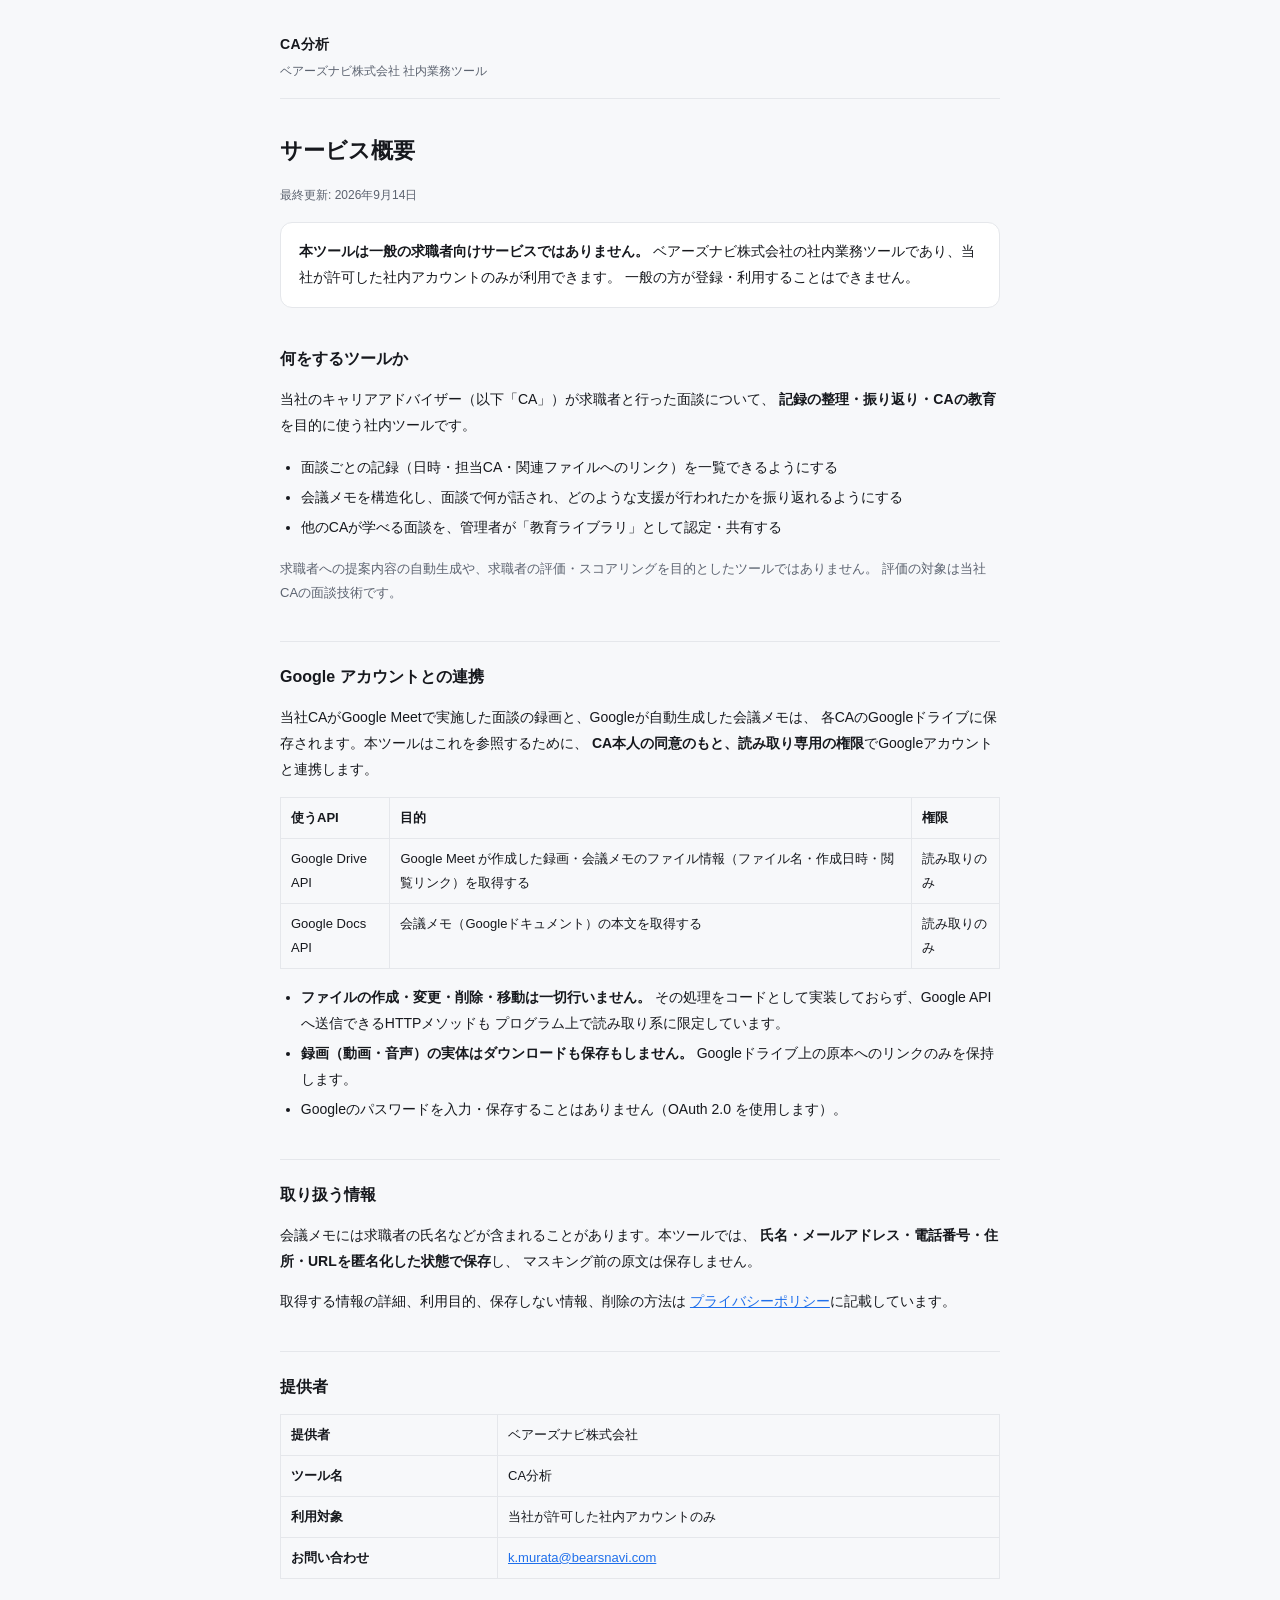
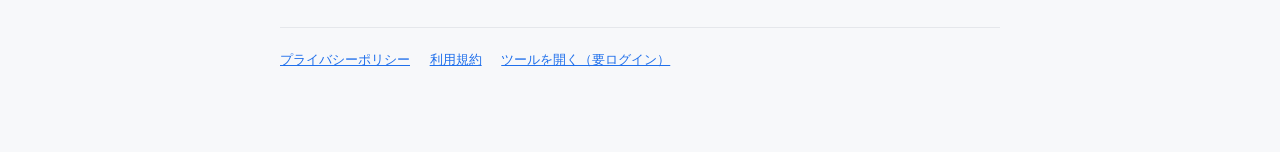
<file: about/index.html>
<!doctype html>
<html lang="ja">
<head>
<meta charset="UTF-8">
<meta name="viewport" content="width=device-width, initial-scale=1.0">
<title>CA分析 — サービス概要</title>
<meta name="description" content="ベアーズナビ株式会社の社内業務ツール「CA分析」の概要です。">
<style>
    :root{--bg:#f7f8fa;--surface:#fff;--fg:#16181d;--muted:#5c6370;--border:#e5e7eb;--accent:#1f6feb}
    @media (prefers-color-scheme:dark){:root{--bg:#0e1014;--surface:#171a20;--fg:#e8eaed;--muted:#9aa3ae;--border:#2a2f38;--accent:#4c8dff}}
    *{box-sizing:border-box}
    body{margin:0;background:var(--bg);color:var(--fg);line-height:1.85;
      font-family:-apple-system,BlinkMacSystemFont,"Hiragino Sans","Noto Sans JP","Yu Gothic",Meiryo,sans-serif}
    .wrap{max-width:760px;margin:0 auto;padding:32px 20px 80px}
    header{border-bottom:1px solid var(--border);padding-bottom:16px;margin-bottom:32px}
    .brand{font-size:14px;font-weight:700;letter-spacing:.02em}
    .org{font-size:12px;color:var(--muted);margin-top:2px}
    h1{font-size:22px;margin:0 0 8px}
    h2{font-size:16px;margin:36px 0 10px;padding-top:20px;border-top:1px solid var(--border)}
    h2:first-of-type{border-top:0;padding-top:0}
    h3{font-size:14px;margin:22px 0 6px}
    p,li{font-size:14px}
    ul{padding-left:1.3em}
    li{margin:4px 0}
    a{color:var(--accent)}
    .updated{font-size:12px;color:var(--muted)}
    .card{background:var(--surface);border:1px solid var(--border);border-radius:12px;padding:16px 18px;margin:16px 0}
    .note{font-size:13px;color:var(--muted)}
    table{width:100%;border-collapse:collapse;margin:12px 0;font-size:13px}
    th,td{border:1px solid var(--border);padding:8px 10px;text-align:left;vertical-align:top}
    th{background:var(--bg);font-weight:600;white-space:nowrap}
    code{background:var(--bg);border:1px solid var(--border);border-radius:4px;padding:1px 5px;font-size:12px;
      word-break:break-all}
    nav.foot{margin-top:48px;padding-top:20px;border-top:1px solid var(--border);font-size:13px}
    nav.foot a{margin-right:16px}
</style>
</head>
<body>
<div class="wrap">
<header>
  <div class="brand">CA分析</div>
  <div class="org">ベアーズナビ株式会社 社内業務ツール</div>
</header>

<h1>サービス概要</h1>
<p class="updated">最終更新: 2026年9月14日</p>

<div class="card">
  <p style="margin:0">
    <strong>本ツールは一般の求職者向けサービスではありません。</strong>
    ベアーズナビ株式会社の社内業務ツールであり、当社が許可した社内アカウントのみが利用できます。
    一般の方が登録・利用することはできません。
  </p>
</div>

<h2>何をするツールか</h2>
<p>
  当社のキャリアアドバイザー（以下「CA」）が求職者と行った面談について、
  <strong>記録の整理・振り返り・CAの教育</strong>を目的に使う社内ツールです。
</p>
<ul>
  <li>面談ごとの記録（日時・担当CA・関連ファイルへのリンク）を一覧できるようにする</li>
  <li>会議メモを構造化し、面談で何が話され、どのような支援が行われたかを振り返れるようにする</li>
  <li>他のCAが学べる面談を、管理者が「教育ライブラリ」として認定・共有する</li>
</ul>
<p class="note">
  求職者への提案内容の自動生成や、求職者の評価・スコアリングを目的としたツールではありません。
  評価の対象は当社CAの面談技術です。
</p>

<h2>Google アカウントとの連携</h2>
<p>
  当社CAがGoogle Meetで実施した面談の録画と、Googleが自動生成した会議メモは、
  各CAのGoogleドライブに保存されます。本ツールはこれを参照するために、
  <strong>CA本人の同意のもと、読み取り専用の権限</strong>でGoogleアカウントと連携します。
</p>

<table>
  <tr><th>使うAPI</th><th>目的</th><th>権限</th></tr>
  <tr>
    <td>Google Drive API</td>
    <td>Google Meet が作成した録画・会議メモのファイル情報（ファイル名・作成日時・閲覧リンク）を取得する</td>
    <td>読み取りのみ</td>
  </tr>
  <tr>
    <td>Google Docs API</td>
    <td>会議メモ（Googleドキュメント）の本文を取得する</td>
    <td>読み取りのみ</td>
  </tr>
</table>

<ul>
  <li><strong>ファイルの作成・変更・削除・移動は一切行いません。</strong>
      その処理をコードとして実装しておらず、Google APIへ送信できるHTTPメソッドも
      プログラム上で読み取り系に限定しています。</li>
  <li><strong>録画（動画・音声）の実体はダウンロードも保存もしません。</strong>
      Googleドライブ上の原本へのリンクのみを保持します。</li>
  <li>Googleのパスワードを入力・保存することはありません（OAuth 2.0 を使用します）。</li>
</ul>

<h2>取り扱う情報</h2>
<p>
  会議メモには求職者の氏名などが含まれることがあります。本ツールでは、
  <strong>氏名・メールアドレス・電話番号・住所・URLを匿名化した状態で保存</strong>し、
  マスキング前の原文は保存しません。
</p>
<p>
  取得する情報の詳細、利用目的、保存しない情報、削除の方法は
  <a href="../privacy/">プライバシーポリシー</a>に記載しています。
</p>

<h2>提供者</h2>
<table>
  <tr><th>提供者</th><td>ベアーズナビ株式会社</td></tr>
  <tr><th>ツール名</th><td>CA分析</td></tr>
  <tr><th>利用対象</th><td>当社が許可した社内アカウントのみ</td></tr>
  <tr><th>お問い合わせ</th><td><a href="mailto:k.murata@bearsnavi.com">k.murata@bearsnavi.com</a></td></tr>
</table>

<nav class="foot">
  <a href="../privacy/">プライバシーポリシー</a>
  <a href="../terms/">利用規約</a>
  <a href="../">ツールを開く（要ログイン）</a>
</nav>
</div>
</body>
</html>
</file>
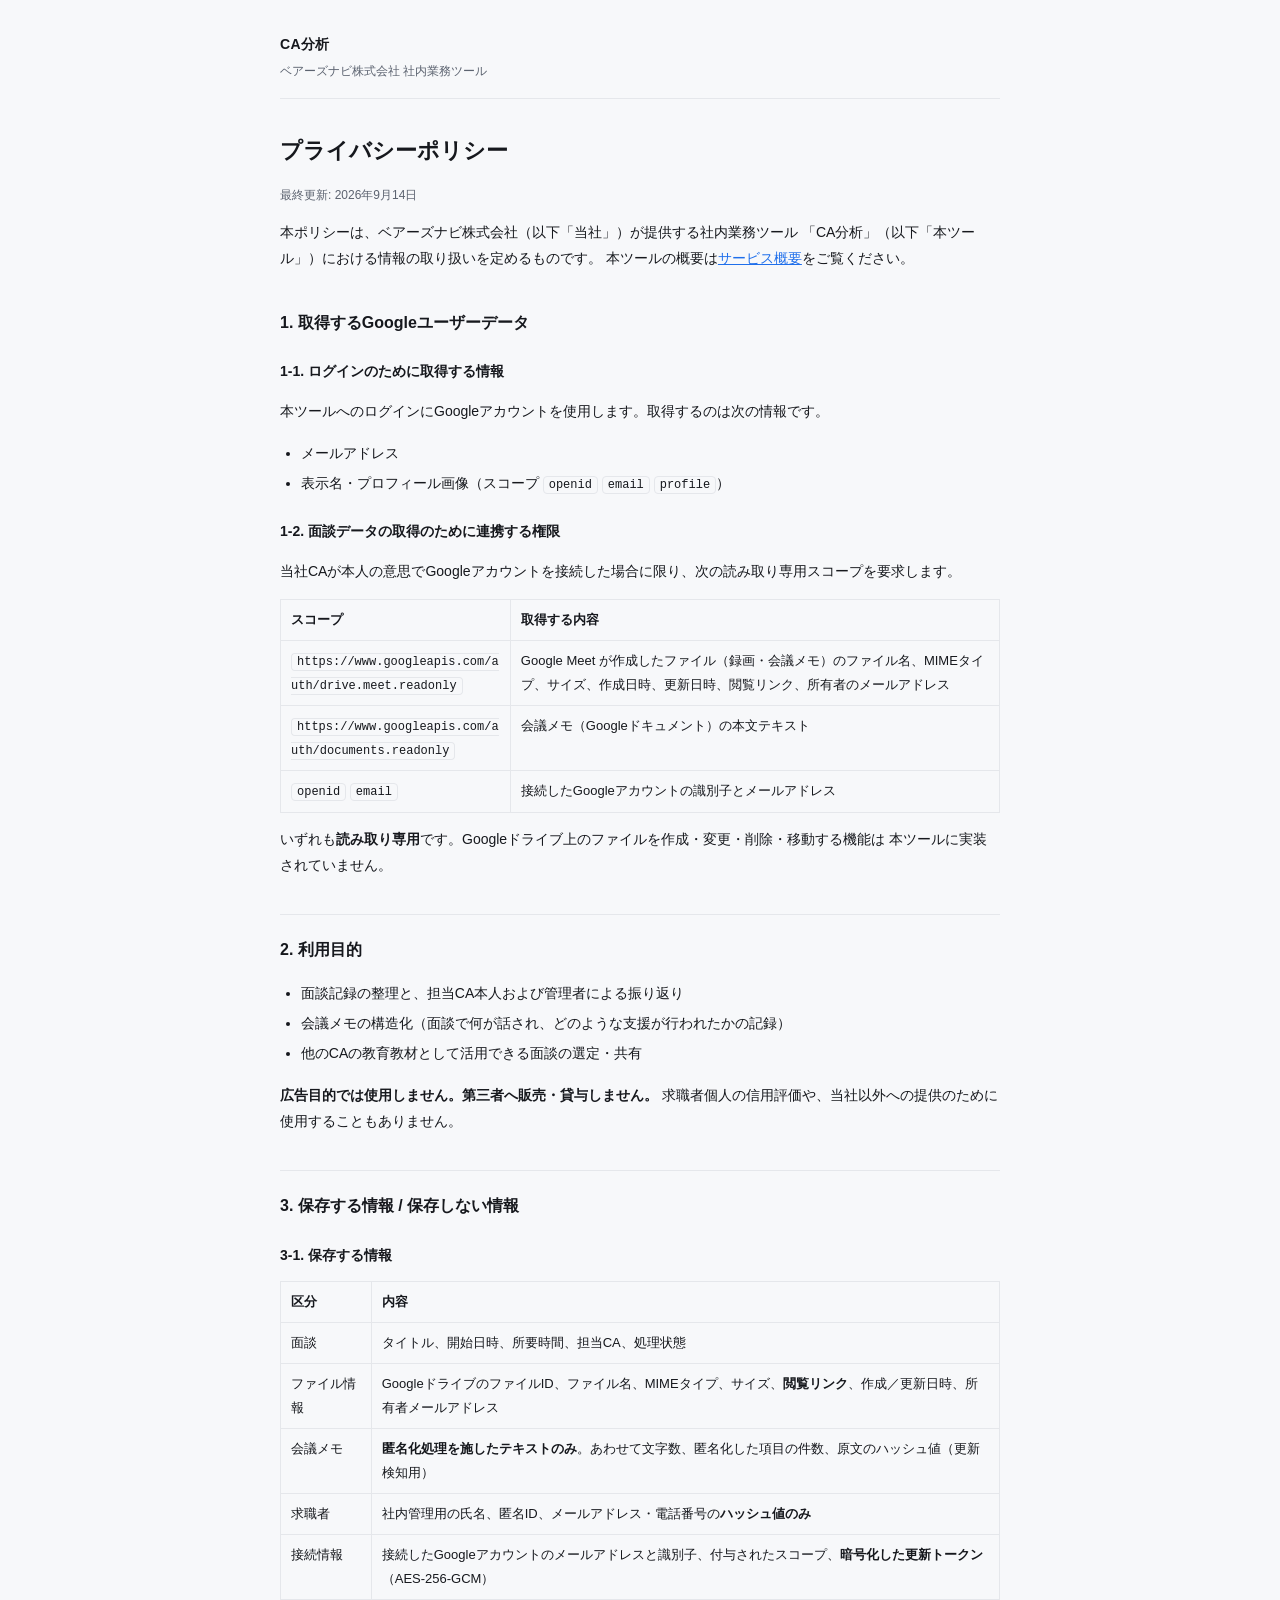
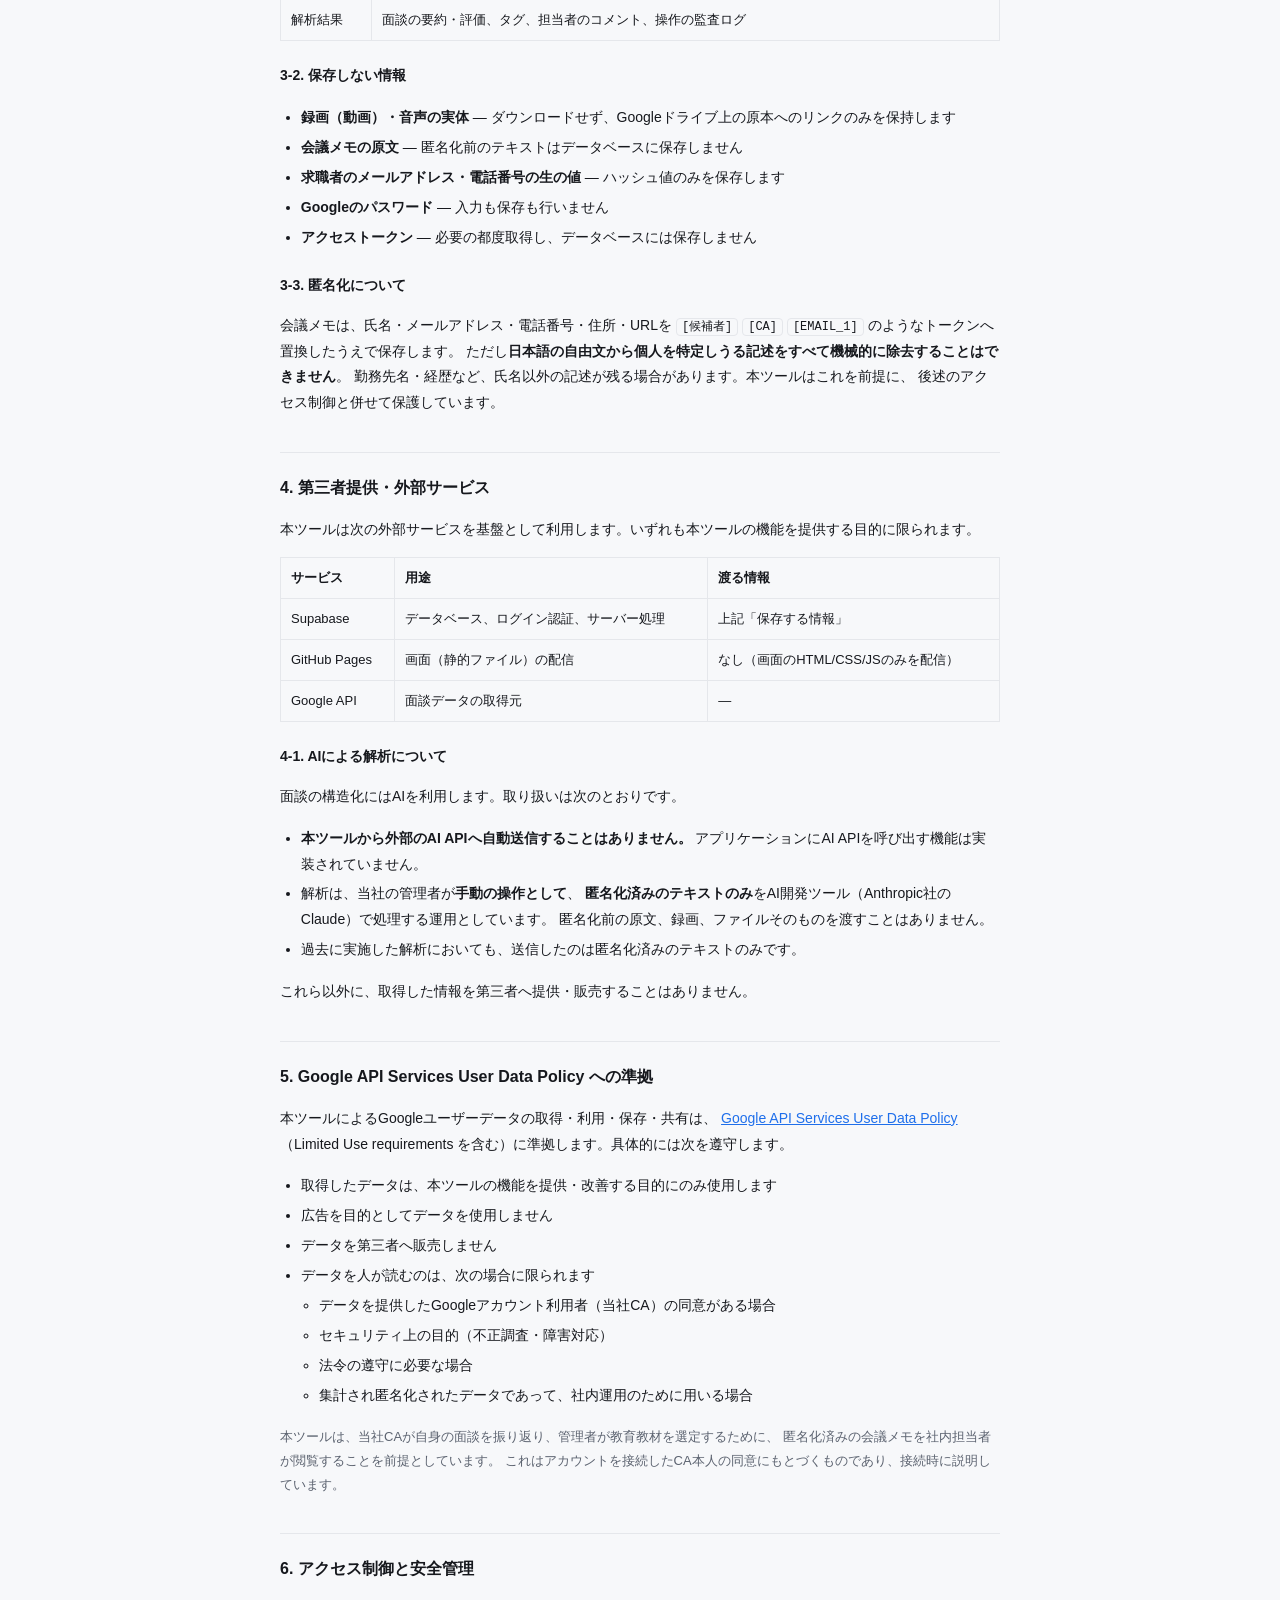
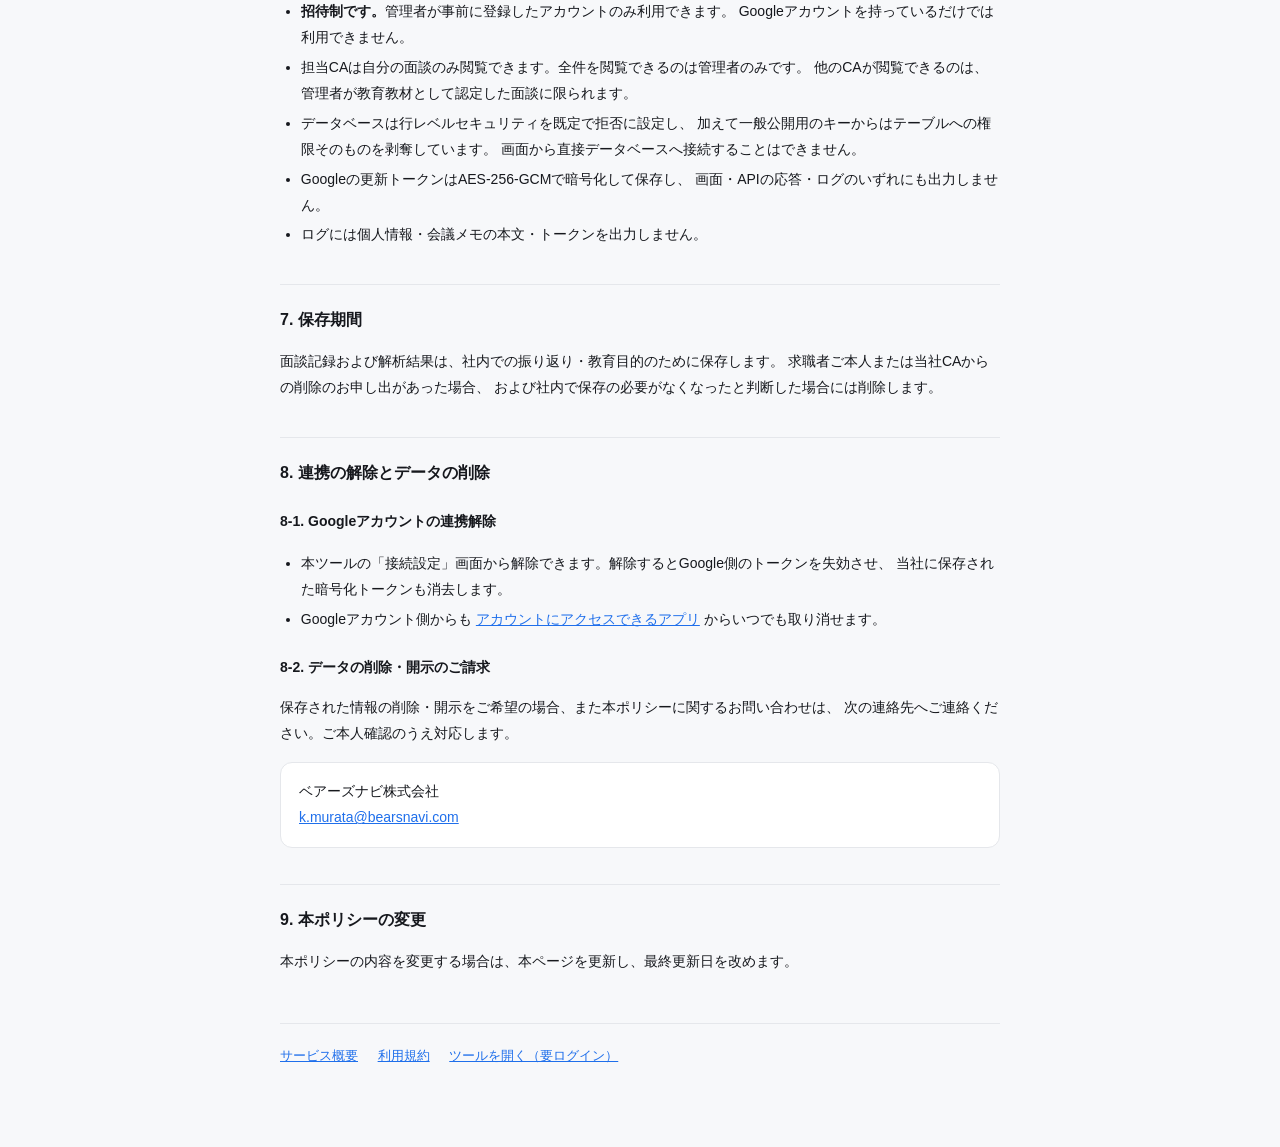
<file: privacy/index.html>
<!doctype html>
<html lang="ja">
<head>
<meta charset="UTF-8">
<meta name="viewport" content="width=device-width, initial-scale=1.0">
<title>CA分析 — プライバシーポリシー</title>
<meta name="description" content="CA分析が取得するGoogleユーザーデータの取り扱いについて。">
<style>
    :root{--bg:#f7f8fa;--surface:#fff;--fg:#16181d;--muted:#5c6370;--border:#e5e7eb;--accent:#1f6feb}
    @media (prefers-color-scheme:dark){:root{--bg:#0e1014;--surface:#171a20;--fg:#e8eaed;--muted:#9aa3ae;--border:#2a2f38;--accent:#4c8dff}}
    *{box-sizing:border-box}
    body{margin:0;background:var(--bg);color:var(--fg);line-height:1.85;
      font-family:-apple-system,BlinkMacSystemFont,"Hiragino Sans","Noto Sans JP","Yu Gothic",Meiryo,sans-serif}
    .wrap{max-width:760px;margin:0 auto;padding:32px 20px 80px}
    header{border-bottom:1px solid var(--border);padding-bottom:16px;margin-bottom:32px}
    .brand{font-size:14px;font-weight:700;letter-spacing:.02em}
    .org{font-size:12px;color:var(--muted);margin-top:2px}
    h1{font-size:22px;margin:0 0 8px}
    h2{font-size:16px;margin:36px 0 10px;padding-top:20px;border-top:1px solid var(--border)}
    h2:first-of-type{border-top:0;padding-top:0}
    h3{font-size:14px;margin:22px 0 6px}
    p,li{font-size:14px}
    ul{padding-left:1.3em}
    li{margin:4px 0}
    a{color:var(--accent)}
    .updated{font-size:12px;color:var(--muted)}
    .card{background:var(--surface);border:1px solid var(--border);border-radius:12px;padding:16px 18px;margin:16px 0}
    .note{font-size:13px;color:var(--muted)}
    table{width:100%;border-collapse:collapse;margin:12px 0;font-size:13px}
    th,td{border:1px solid var(--border);padding:8px 10px;text-align:left;vertical-align:top}
    th{background:var(--bg);font-weight:600;white-space:nowrap}
    code{background:var(--bg);border:1px solid var(--border);border-radius:4px;padding:1px 5px;font-size:12px;
      word-break:break-all}
    nav.foot{margin-top:48px;padding-top:20px;border-top:1px solid var(--border);font-size:13px}
    nav.foot a{margin-right:16px}
</style>
</head>
<body>
<div class="wrap">
<header>
  <div class="brand">CA分析</div>
  <div class="org">ベアーズナビ株式会社 社内業務ツール</div>
</header>

<h1>プライバシーポリシー</h1>
<p class="updated">最終更新: 2026年9月14日</p>

<p>
  本ポリシーは、ベアーズナビ株式会社（以下「当社」）が提供する社内業務ツール
  「CA分析」（以下「本ツール」）における情報の取り扱いを定めるものです。
  本ツールの概要は<a href="../about/">サービス概要</a>をご覧ください。
</p>

<h2>1. 取得するGoogleユーザーデータ</h2>

<h3>1-1. ログインのために取得する情報</h3>
<p>本ツールへのログインにGoogleアカウントを使用します。取得するのは次の情報です。</p>
<ul>
  <li>メールアドレス</li>
  <li>表示名・プロフィール画像（スコープ <code>openid</code> <code>email</code> <code>profile</code>）</li>
</ul>

<h3>1-2. 面談データの取得のために連携する権限</h3>
<p>
  当社CAが本人の意思でGoogleアカウントを接続した場合に限り、次の読み取り専用スコープを要求します。
</p>
<table>
  <tr><th>スコープ</th><th>取得する内容</th></tr>
  <tr>
    <td><code>https://www.googleapis.com/auth/drive.meet.readonly</code></td>
    <td>Google Meet が作成したファイル（録画・会議メモ）のファイル名、MIMEタイプ、サイズ、作成日時、更新日時、閲覧リンク、所有者のメールアドレス</td>
  </tr>
  <tr>
    <td><code>https://www.googleapis.com/auth/documents.readonly</code></td>
    <td>会議メモ（Googleドキュメント）の本文テキスト</td>
  </tr>
  <tr>
    <td><code>openid</code> <code>email</code></td>
    <td>接続したGoogleアカウントの識別子とメールアドレス</td>
  </tr>
</table>
<p>
  いずれも<strong>読み取り専用</strong>です。Googleドライブ上のファイルを作成・変更・削除・移動する機能は
  本ツールに実装されていません。
</p>

<h2>2. 利用目的</h2>
<ul>
  <li>面談記録の整理と、担当CA本人および管理者による振り返り</li>
  <li>会議メモの構造化（面談で何が話され、どのような支援が行われたかの記録）</li>
  <li>他のCAの教育教材として活用できる面談の選定・共有</li>
</ul>
<p>
  <strong>広告目的では使用しません。第三者へ販売・貸与しません。</strong>
  求職者個人の信用評価や、当社以外への提供のために使用することもありません。
</p>

<h2>3. 保存する情報 / 保存しない情報</h2>

<h3>3-1. 保存する情報</h3>
<table>
  <tr><th>区分</th><th>内容</th></tr>
  <tr><td>面談</td><td>タイトル、開始日時、所要時間、担当CA、処理状態</td></tr>
  <tr><td>ファイル情報</td><td>GoogleドライブのファイルID、ファイル名、MIMEタイプ、サイズ、<strong>閲覧リンク</strong>、作成／更新日時、所有者メールアドレス</td></tr>
  <tr><td>会議メモ</td><td><strong>匿名化処理を施したテキストのみ</strong>。あわせて文字数、匿名化した項目の件数、原文のハッシュ値（更新検知用）</td></tr>
  <tr><td>求職者</td><td>社内管理用の氏名、匿名ID、メールアドレス・電話番号の<strong>ハッシュ値のみ</strong></td></tr>
  <tr><td>接続情報</td><td>接続したGoogleアカウントのメールアドレスと識別子、付与されたスコープ、<strong>暗号化した更新トークン</strong>（AES-256-GCM）</td></tr>
  <tr><td>解析結果</td><td>面談の要約・評価、タグ、担当者のコメント、操作の監査ログ</td></tr>
</table>

<h3>3-2. 保存しない情報</h3>
<ul>
  <li><strong>録画（動画）・音声の実体</strong> — ダウンロードせず、Googleドライブ上の原本へのリンクのみを保持します</li>
  <li><strong>会議メモの原文</strong> — 匿名化前のテキストはデータベースに保存しません</li>
  <li><strong>求職者のメールアドレス・電話番号の生の値</strong> — ハッシュ値のみを保存します</li>
  <li><strong>Googleのパスワード</strong> — 入力も保存も行いません</li>
  <li><strong>アクセストークン</strong> — 必要の都度取得し、データベースには保存しません</li>
</ul>

<h3>3-3. 匿名化について</h3>
<p>
  会議メモは、氏名・メールアドレス・電話番号・住所・URLを
  <code>[候補者]</code> <code>[CA]</code> <code>[EMAIL_1]</code> のようなトークンへ置換したうえで保存します。
  ただし<strong>日本語の自由文から個人を特定しうる記述をすべて機械的に除去することはできません</strong>。
  勤務先名・経歴など、氏名以外の記述が残る場合があります。本ツールはこれを前提に、
  後述のアクセス制御と併せて保護しています。
</p>

<h2>4. 第三者提供・外部サービス</h2>
<p>本ツールは次の外部サービスを基盤として利用します。いずれも本ツールの機能を提供する目的に限られます。</p>
<table>
  <tr><th>サービス</th><th>用途</th><th>渡る情報</th></tr>
  <tr><td>Supabase</td><td>データベース、ログイン認証、サーバー処理</td><td>上記「保存する情報」</td></tr>
  <tr><td>GitHub Pages</td><td>画面（静的ファイル）の配信</td><td>なし（画面のHTML/CSS/JSのみを配信）</td></tr>
  <tr><td>Google API</td><td>面談データの取得元</td><td>—</td></tr>
</table>

<h3>4-1. AIによる解析について</h3>
<p>
  面談の構造化にはAIを利用します。取り扱いは次のとおりです。
</p>
<ul>
  <li><strong>本ツールから外部のAI APIへ自動送信することはありません。</strong>
      アプリケーションにAI APIを呼び出す機能は実装されていません。</li>
  <li>解析は、当社の管理者が<strong>手動の操作として</strong>、
      <strong>匿名化済みのテキストのみ</strong>をAI開発ツール（Anthropic社のClaude）で処理する運用としています。
      匿名化前の原文、録画、ファイルそのものを渡すことはありません。</li>
  <li>過去に実施した解析においても、送信したのは匿名化済みのテキストのみです。</li>
</ul>
<p>これら以外に、取得した情報を第三者へ提供・販売することはありません。</p>

<h2>5. Google API Services User Data Policy への準拠</h2>
<p>
  本ツールによるGoogleユーザーデータの取得・利用・保存・共有は、
  <a href="https://developers.google.com/terms/api-services-user-data-policy" target="_blank" rel="noreferrer noopener">Google API Services User Data Policy</a>
  （Limited Use requirements を含む）に準拠します。具体的には次を遵守します。
</p>
<ul>
  <li>取得したデータは、本ツールの機能を提供・改善する目的にのみ使用します</li>
  <li>広告を目的としてデータを使用しません</li>
  <li>データを第三者へ販売しません</li>
  <li>データを人が読むのは、次の場合に限られます
    <ul>
      <li>データを提供したGoogleアカウント利用者（当社CA）の同意がある場合</li>
      <li>セキュリティ上の目的（不正調査・障害対応）</li>
      <li>法令の遵守に必要な場合</li>
      <li>集計され匿名化されたデータであって、社内運用のために用いる場合</li>
    </ul>
  </li>
</ul>
<p class="note">
  本ツールは、当社CAが自身の面談を振り返り、管理者が教育教材を選定するために、
  匿名化済みの会議メモを社内担当者が閲覧することを前提としています。
  これはアカウントを接続したCA本人の同意にもとづくものであり、接続時に説明しています。
</p>

<h2>6. アクセス制御と安全管理</h2>
<ul>
  <li><strong>招待制です。</strong>管理者が事前に登録したアカウントのみ利用できます。
      Googleアカウントを持っているだけでは利用できません。</li>
  <li>担当CAは自分の面談のみ閲覧できます。全件を閲覧できるのは管理者のみです。
      他のCAが閲覧できるのは、管理者が教育教材として認定した面談に限られます。</li>
  <li>データベースは行レベルセキュリティを既定で拒否に設定し、
      加えて一般公開用のキーからはテーブルへの権限そのものを剥奪しています。
      画面から直接データベースへ接続することはできません。</li>
  <li>Googleの更新トークンはAES-256-GCMで暗号化して保存し、
      画面・APIの応答・ログのいずれにも出力しません。</li>
  <li>ログには個人情報・会議メモの本文・トークンを出力しません。</li>
</ul>

<h2>7. 保存期間</h2>
<p>
  面談記録および解析結果は、社内での振り返り・教育目的のために保存します。
  求職者ご本人または当社CAからの削除のお申し出があった場合、
  および社内で保存の必要がなくなったと判断した場合には削除します。
</p>

<h2>8. 連携の解除とデータの削除</h2>
<h3>8-1. Googleアカウントの連携解除</h3>
<ul>
  <li>本ツールの「接続設定」画面から解除できます。解除するとGoogle側のトークンを失効させ、
      当社に保存された暗号化トークンも消去します。</li>
  <li>Googleアカウント側からも
      <a href="https://myaccount.google.com/permissions" target="_blank" rel="noreferrer noopener">アカウントにアクセスできるアプリ</a>
      からいつでも取り消せます。</li>
</ul>
<h3>8-2. データの削除・開示のご請求</h3>
<p>
  保存された情報の削除・開示をご希望の場合、また本ポリシーに関するお問い合わせは、
  次の連絡先へご連絡ください。ご本人確認のうえ対応します。
</p>
<div class="card">
  <p style="margin:0">
    ベアーズナビ株式会社<br>
    <a href="mailto:k.murata@bearsnavi.com">k.murata@bearsnavi.com</a>
  </p>
</div>

<h2>9. 本ポリシーの変更</h2>
<p>
  本ポリシーの内容を変更する場合は、本ページを更新し、最終更新日を改めます。
</p>

<nav class="foot">
  <a href="../about/">サービス概要</a>
  <a href="../terms/">利用規約</a>
  <a href="../">ツールを開く（要ログイン）</a>
</nav>
</div>
</body>
</html>
</file>
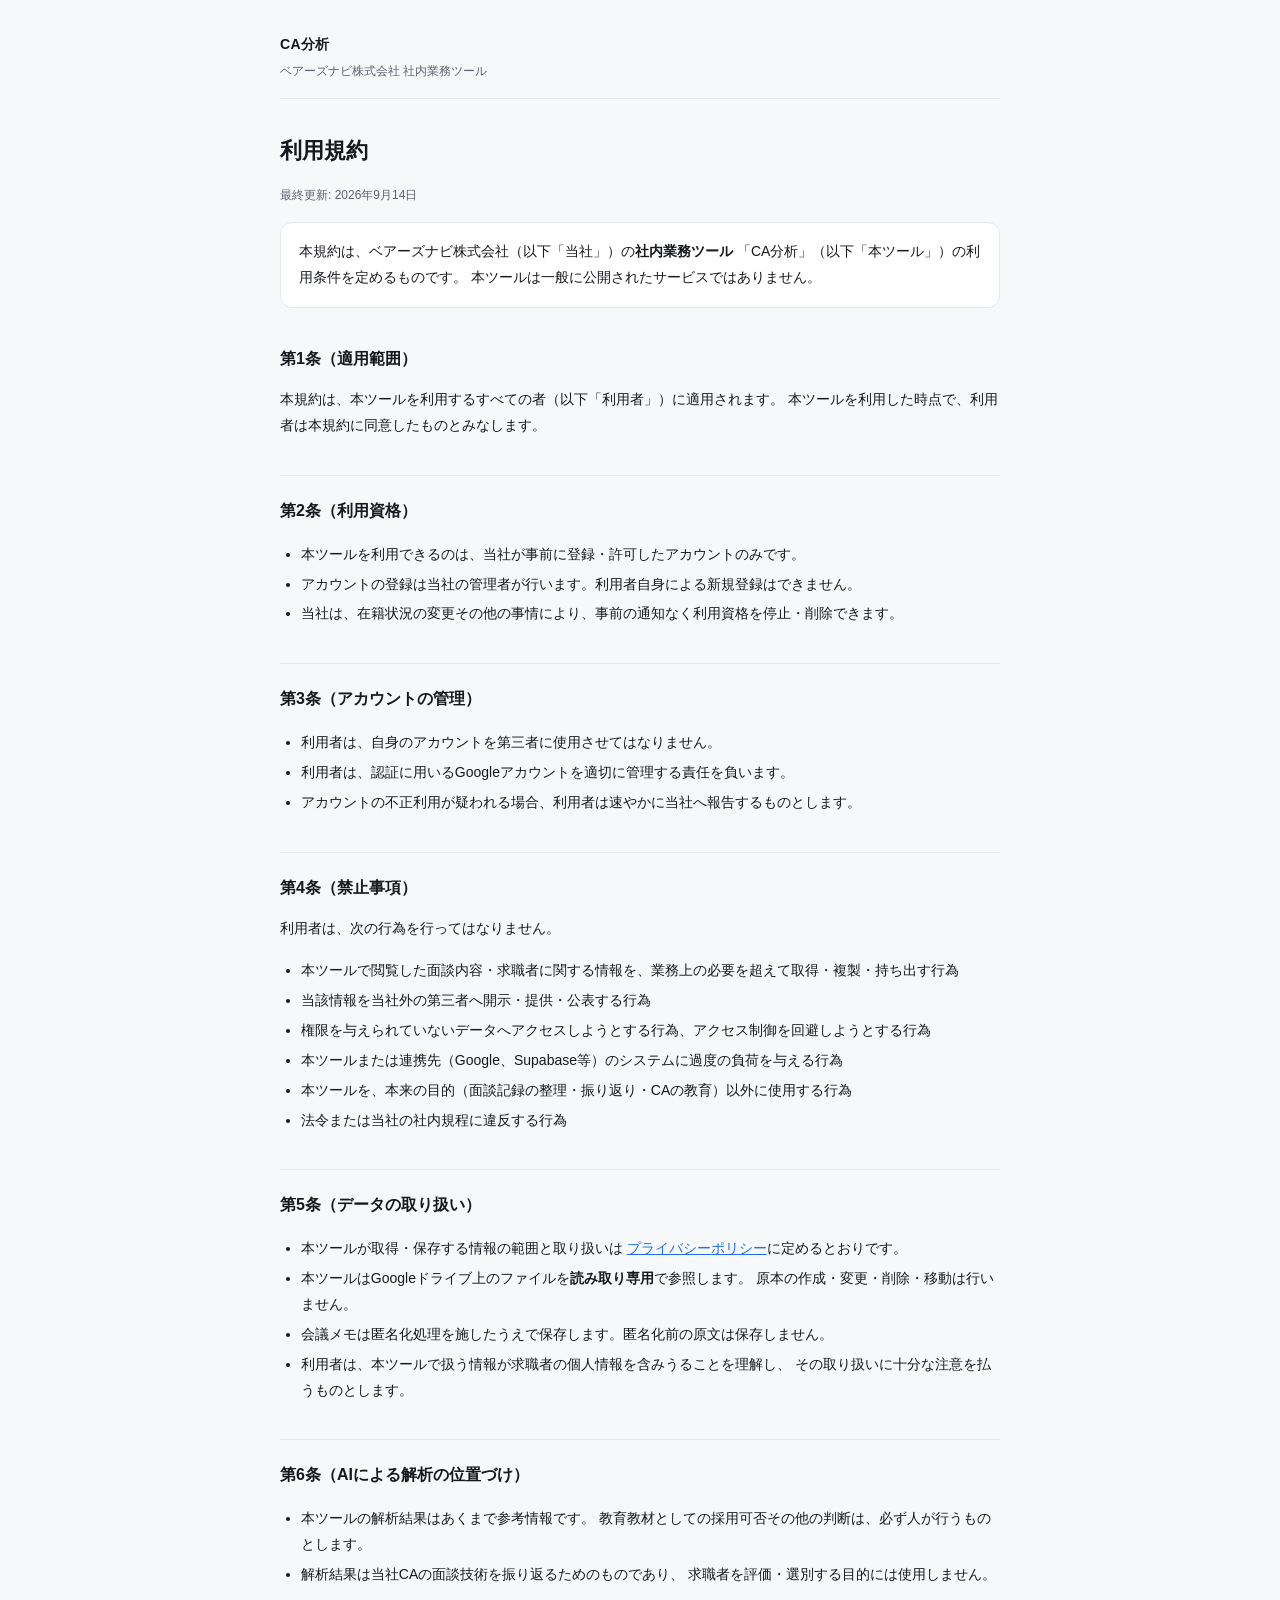
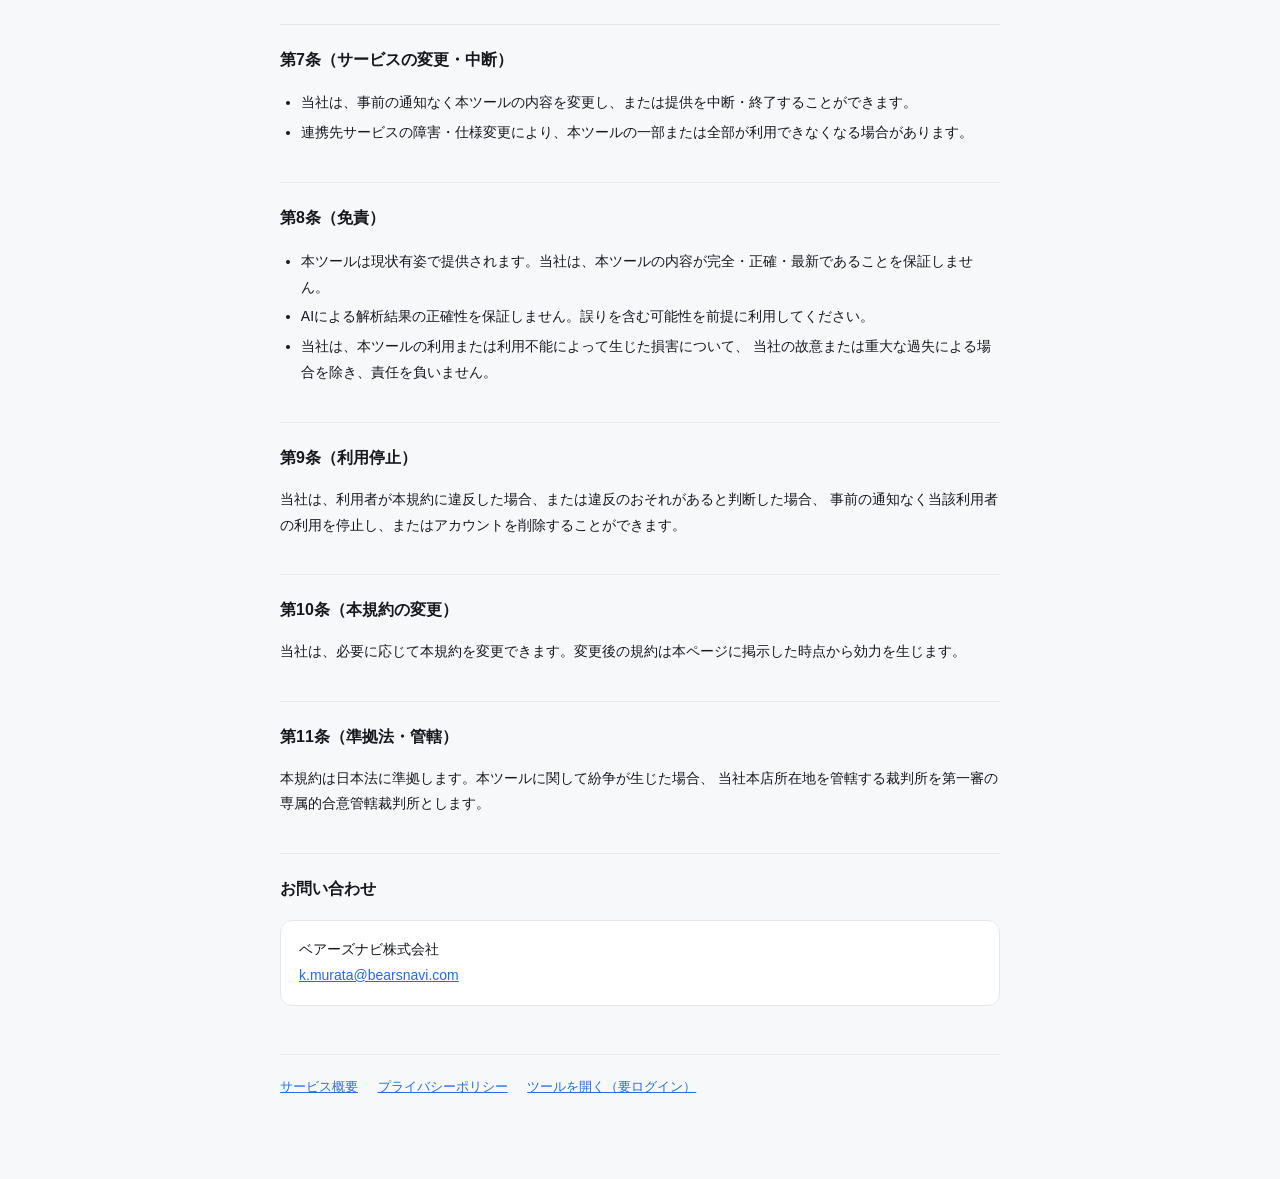
<file: terms/index.html>
<!doctype html>
<html lang="ja">
<head>
<meta charset="UTF-8">
<meta name="viewport" content="width=device-width, initial-scale=1.0">
<title>CA分析 — 利用規約</title>
<meta name="description" content="ベアーズナビ株式会社の社内業務ツール「CA分析」の利用規約です。">
<style>
    :root{--bg:#f7f8fa;--surface:#fff;--fg:#16181d;--muted:#5c6370;--border:#e5e7eb;--accent:#1f6feb}
    @media (prefers-color-scheme:dark){:root{--bg:#0e1014;--surface:#171a20;--fg:#e8eaed;--muted:#9aa3ae;--border:#2a2f38;--accent:#4c8dff}}
    *{box-sizing:border-box}
    body{margin:0;background:var(--bg);color:var(--fg);line-height:1.85;
      font-family:-apple-system,BlinkMacSystemFont,"Hiragino Sans","Noto Sans JP","Yu Gothic",Meiryo,sans-serif}
    .wrap{max-width:760px;margin:0 auto;padding:32px 20px 80px}
    header{border-bottom:1px solid var(--border);padding-bottom:16px;margin-bottom:32px}
    .brand{font-size:14px;font-weight:700;letter-spacing:.02em}
    .org{font-size:12px;color:var(--muted);margin-top:2px}
    h1{font-size:22px;margin:0 0 8px}
    h2{font-size:16px;margin:36px 0 10px;padding-top:20px;border-top:1px solid var(--border)}
    h2:first-of-type{border-top:0;padding-top:0}
    h3{font-size:14px;margin:22px 0 6px}
    p,li{font-size:14px}
    ul{padding-left:1.3em}
    li{margin:4px 0}
    a{color:var(--accent)}
    .updated{font-size:12px;color:var(--muted)}
    .card{background:var(--surface);border:1px solid var(--border);border-radius:12px;padding:16px 18px;margin:16px 0}
    .note{font-size:13px;color:var(--muted)}
    table{width:100%;border-collapse:collapse;margin:12px 0;font-size:13px}
    th,td{border:1px solid var(--border);padding:8px 10px;text-align:left;vertical-align:top}
    th{background:var(--bg);font-weight:600;white-space:nowrap}
    code{background:var(--bg);border:1px solid var(--border);border-radius:4px;padding:1px 5px;font-size:12px;
      word-break:break-all}
    nav.foot{margin-top:48px;padding-top:20px;border-top:1px solid var(--border);font-size:13px}
    nav.foot a{margin-right:16px}
</style>
</head>
<body>
<div class="wrap">
<header>
  <div class="brand">CA分析</div>
  <div class="org">ベアーズナビ株式会社 社内業務ツール</div>
</header>

<h1>利用規約</h1>
<p class="updated">最終更新: 2026年9月14日</p>

<div class="card">
  <p style="margin:0">
    本規約は、ベアーズナビ株式会社（以下「当社」）の<strong>社内業務ツール</strong>
    「CA分析」（以下「本ツール」）の利用条件を定めるものです。
    本ツールは一般に公開されたサービスではありません。
  </p>
</div>

<h2>第1条（適用範囲）</h2>
<p>
  本規約は、本ツールを利用するすべての者（以下「利用者」）に適用されます。
  本ツールを利用した時点で、利用者は本規約に同意したものとみなします。
</p>

<h2>第2条（利用資格）</h2>
<ul>
  <li>本ツールを利用できるのは、当社が事前に登録・許可したアカウントのみです。</li>
  <li>アカウントの登録は当社の管理者が行います。利用者自身による新規登録はできません。</li>
  <li>当社は、在籍状況の変更その他の事情により、事前の通知なく利用資格を停止・削除できます。</li>
</ul>

<h2>第3条（アカウントの管理）</h2>
<ul>
  <li>利用者は、自身のアカウントを第三者に使用させてはなりません。</li>
  <li>利用者は、認証に用いるGoogleアカウントを適切に管理する責任を負います。</li>
  <li>アカウントの不正利用が疑われる場合、利用者は速やかに当社へ報告するものとします。</li>
</ul>

<h2>第4条（禁止事項）</h2>
<p>利用者は、次の行為を行ってはなりません。</p>
<ul>
  <li>本ツールで閲覧した面談内容・求職者に関する情報を、業務上の必要を超えて取得・複製・持ち出す行為</li>
  <li>当該情報を当社外の第三者へ開示・提供・公表する行為</li>
  <li>権限を与えられていないデータへアクセスしようとする行為、アクセス制御を回避しようとする行為</li>
  <li>本ツールまたは連携先（Google、Supabase等）のシステムに過度の負荷を与える行為</li>
  <li>本ツールを、本来の目的（面談記録の整理・振り返り・CAの教育）以外に使用する行為</li>
  <li>法令または当社の社内規程に違反する行為</li>
</ul>

<h2>第5条（データの取り扱い）</h2>
<ul>
  <li>本ツールが取得・保存する情報の範囲と取り扱いは
      <a href="../privacy/">プライバシーポリシー</a>に定めるとおりです。</li>
  <li>本ツールはGoogleドライブ上のファイルを<strong>読み取り専用</strong>で参照します。
      原本の作成・変更・削除・移動は行いません。</li>
  <li>会議メモは匿名化処理を施したうえで保存します。匿名化前の原文は保存しません。</li>
  <li>利用者は、本ツールで扱う情報が求職者の個人情報を含みうることを理解し、
      その取り扱いに十分な注意を払うものとします。</li>
</ul>

<h2>第6条（AIによる解析の位置づけ）</h2>
<ul>
  <li>本ツールの解析結果はあくまで参考情報です。
      教育教材としての採用可否その他の判断は、必ず人が行うものとします。</li>
  <li>解析結果は当社CAの面談技術を振り返るためのものであり、
      求職者を評価・選別する目的には使用しません。</li>
</ul>

<h2>第7条（サービスの変更・中断）</h2>
<ul>
  <li>当社は、事前の通知なく本ツールの内容を変更し、または提供を中断・終了することができます。</li>
  <li>連携先サービスの障害・仕様変更により、本ツールの一部または全部が利用できなくなる場合があります。</li>
</ul>

<h2>第8条（免責）</h2>
<ul>
  <li>本ツールは現状有姿で提供されます。当社は、本ツールの内容が完全・正確・最新であることを保証しません。</li>
  <li>AIによる解析結果の正確性を保証しません。誤りを含む可能性を前提に利用してください。</li>
  <li>当社は、本ツールの利用または利用不能によって生じた損害について、
      当社の故意または重大な過失による場合を除き、責任を負いません。</li>
</ul>

<h2>第9条（利用停止）</h2>
<p>
  当社は、利用者が本規約に違反した場合、または違反のおそれがあると判断した場合、
  事前の通知なく当該利用者の利用を停止し、またはアカウントを削除することができます。
</p>

<h2>第10条（本規約の変更）</h2>
<p>
  当社は、必要に応じて本規約を変更できます。変更後の規約は本ページに掲示した時点から効力を生じます。
</p>

<h2>第11条（準拠法・管轄）</h2>
<p>
  本規約は日本法に準拠します。本ツールに関して紛争が生じた場合、
  当社本店所在地を管轄する裁判所を第一審の専属的合意管轄裁判所とします。
</p>

<h2>お問い合わせ</h2>
<div class="card">
  <p style="margin:0">
    ベアーズナビ株式会社<br>
    <a href="mailto:k.murata@bearsnavi.com">k.murata@bearsnavi.com</a>
  </p>
</div>

<nav class="foot">
  <a href="../about/">サービス概要</a>
  <a href="../privacy/">プライバシーポリシー</a>
  <a href="../">ツールを開く（要ログイン）</a>
</nav>
</div>
</body>
</html>
</file>
